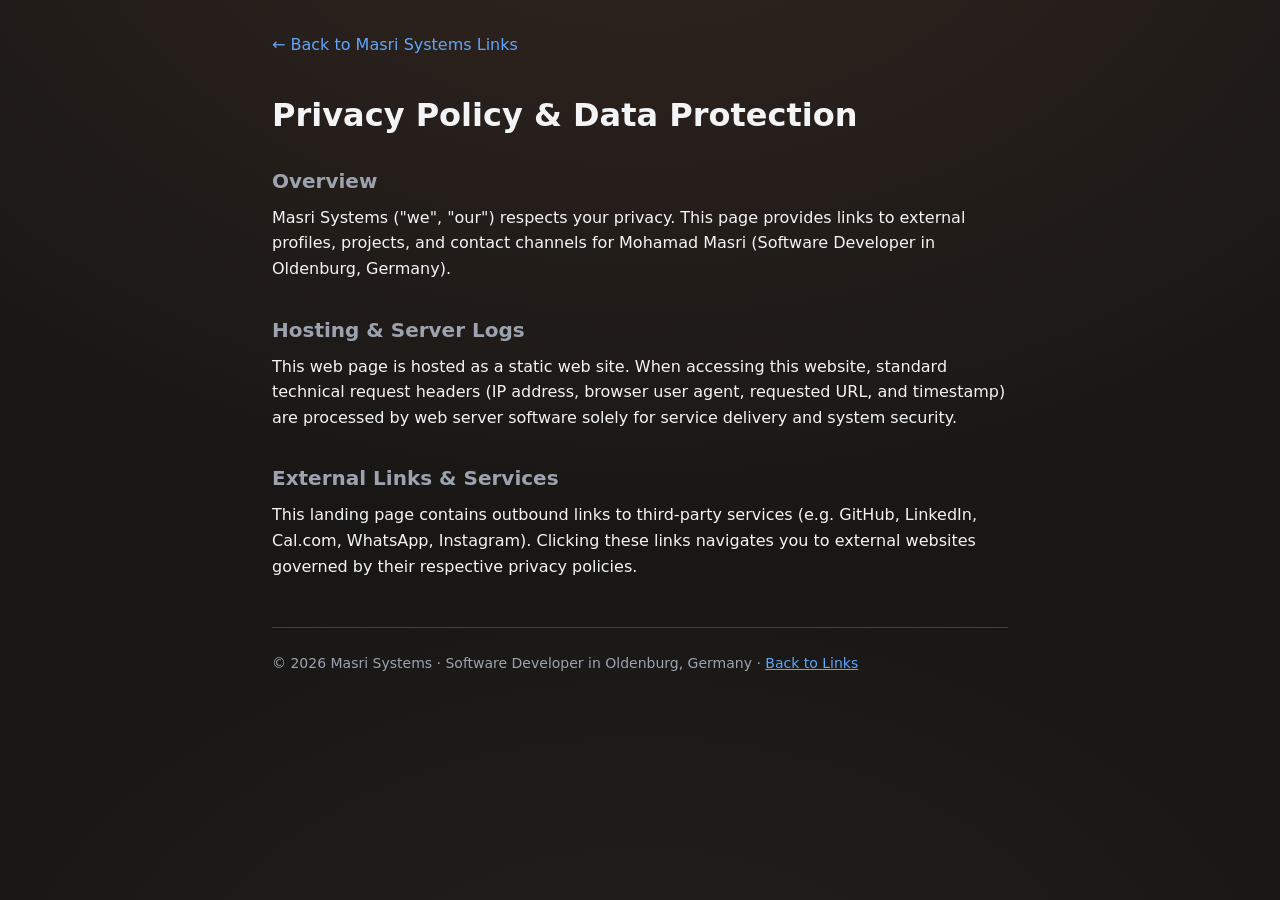
<file: privacy.html>
<!DOCTYPE html>
<html class="theme-auto" lang="en">
  <head>
    <meta charset="utf-8">
    <meta name="viewport" content="width=device-width, initial-scale=1">

    <title>Privacy Policy | Masri Systems</title>
    <link rel="icon" type="image/svg+xml" href="https://masri.uber.space/images/email/logo.svg">
    <link rel="canonical" href="https://links.masrisystems.com/privacy.html">

    <meta name="description" content="Privacy policy and data protection information for Masri Systems links landing page.">
    <meta name="robots" content="noindex, follow">

    <!-- Stylesheets -->
    <link rel="stylesheet" href="css/reset.css">
    <link rel="stylesheet" href="css/style.css?v=10">
    <link rel="stylesheet" href="css/brands.css?v=3">
  </head>

  <body>
    <div class="container-left" role="main" style="padding: 2rem; max-width: 800px; margin: 0 auto; color: #f3f4f6;">
      <div class="column">
        <nav role="navigation" style="margin-bottom: 2rem;">
          <a href="https://links.masrisystems.com/" aria-label="Back to main page" style="color: #60a5fa; text-decoration: none;">← Back to Masri Systems Links</a>
        </nav>

        <h1 style="font-size: 2rem; margin-bottom: 1.5rem;">Privacy Policy & Data Protection</h1>

        <section aria-labelledby="overview-heading" style="margin-bottom: 2rem;">
          <h2 id="overview-heading" style="font-size: 1.25rem; margin-bottom: 0.5rem; color: #9ca3af;">Overview</h2>
          <p>Masri Systems ("we", "our") respects your privacy. This page provides links to external profiles, projects, and contact channels for Mohamad Masri (Software Developer in Oldenburg, Germany).</p>
        </section>

        <section aria-labelledby="hosting-heading" style="margin-bottom: 2rem;">
          <h2 id="hosting-heading" style="font-size: 1.25rem; margin-bottom: 0.5rem; color: #9ca3af;">Hosting & Server Logs</h2>
          <p>This web page is hosted as a static web site. When accessing this website, standard technical request headers (IP address, browser user agent, requested URL, and timestamp) are processed by web server software solely for service delivery and system security.</p>
        </section>

        <section aria-labelledby="external-links-heading" style="margin-bottom: 2rem;">
          <h2 id="external-links-heading" style="font-size: 1.25rem; margin-bottom: 0.5rem; color: #9ca3af;">External Links & Services</h2>
          <p>This landing page contains outbound links to third-party services (e.g. GitHub, LinkedIn, Cal.com, WhatsApp, Instagram). Clicking these links navigates you to external websites governed by their respective privacy policies.</p>
        </section>

        <footer style="margin-top: 3rem; border-top: 1px solid #374151; padding-top: 1.5rem; font-size: 0.875rem; color: #9ca3af;">
          <p>© 2026 Masri Systems · Software Developer in Oldenburg, Germany · <a href="https://links.masrisystems.com/" style="color: #60a5fa; text-decoration: underline;">Back to Links</a></p>
        </footer>
      </div>
    </div>
  </body>
</html>
</file>
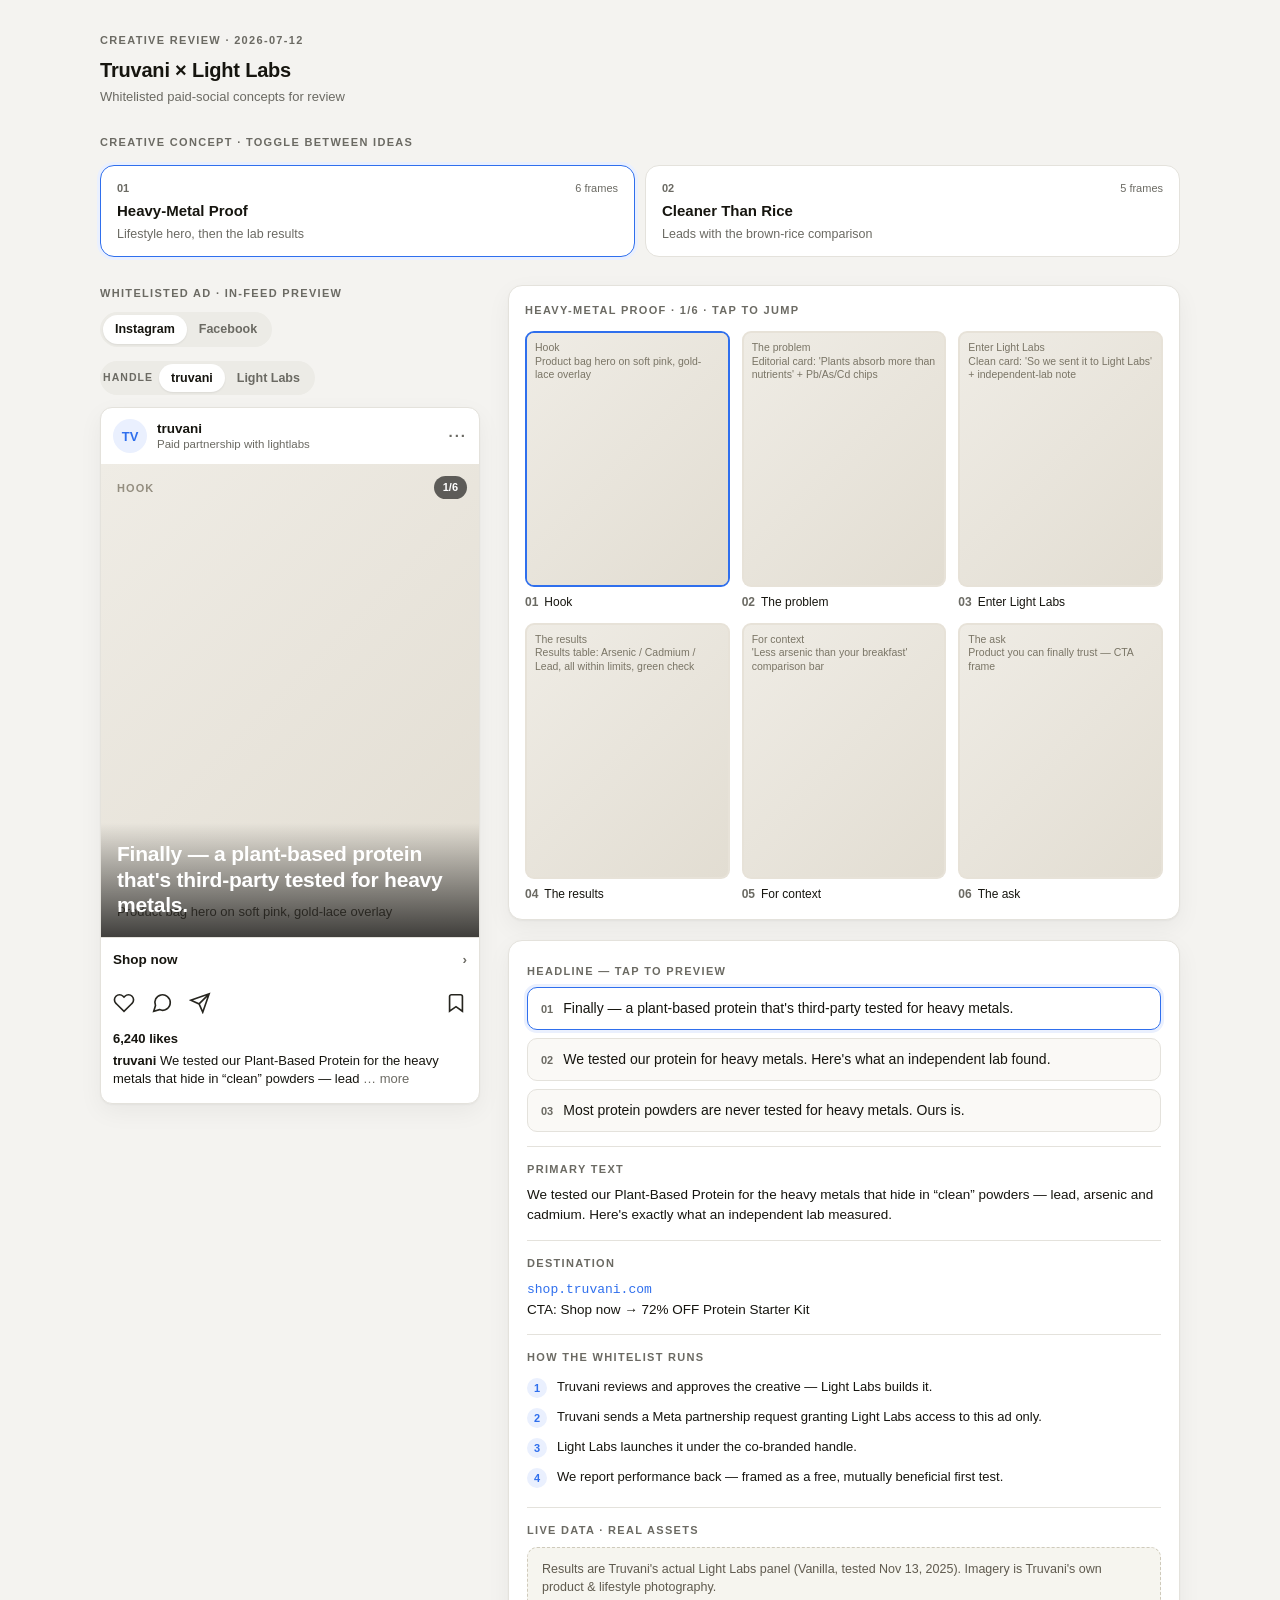
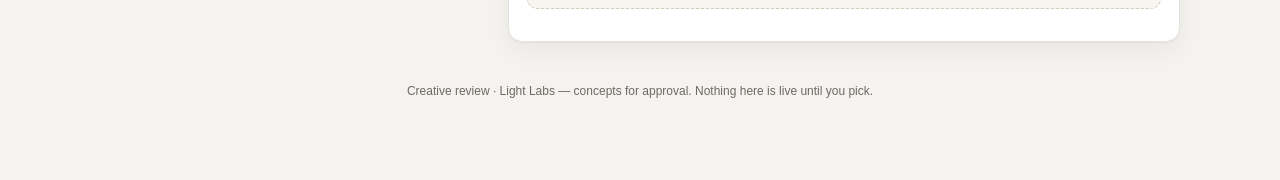
<file: .agents/skills/ad-creative/assets/creative-review-template.html>
<!DOCTYPE html>
<!--
  Creative Review Page — a shareable ad-creative approval artifact.

  HOW TO USE (agents): replace the JSON inside <script id="review-data"> below
  with the real project. Everything else renders from it. The file is
  self-contained — no build, no network, no dependencies. Open it in a browser,
  host it on any static host (Vercel/Netlify/GitHub Pages), or hand off the
  single .html file.

  THE DATA BLOCK IS JSON, NOT JAVASCRIPT:
    - double-quoted keys and strings, no comments, no trailing commas
    - it is inert data (parsed with JSON.parse), so a value can never execute
    - SECURITY: escape every literal "<" in your text values as < so a
      value like "</script>" can never break out of the tag. All values are
      also HTML-escaped again at render time.

  DATA SHAPE — see references/creative-review-page.md for the annotated spec.
  Images: each frame's "image" may be a URL, a relative path, or a data URI.
  If omitted (or the file is missing), a placeholder shows the frame label +
  the image prompt — use this for concepts not yet rendered to image.
-->
<html lang="en">
<head>
<meta charset="utf-8" />
<meta name="viewport" content="width=device-width, initial-scale=1" />
<title>Creative Review</title>
<style>
  :root {
    --bg: #f4f3f0; --card: #ffffff; --ink: #16150f; --muted: #6b6a63;
    --line: #e4e2dc; --accent: #2f6fed; --accent-soft: #eaf0fe;
    --radius: 14px; --shadow: 0 1px 2px rgba(0,0,0,.04), 0 8px 24px rgba(0,0,0,.05);
  }
  * { box-sizing: border-box; }
  body { margin: 0; background: var(--bg); color: var(--ink);
    font: 15px/1.5 -apple-system, BlinkMacSystemFont, "Segoe UI", Roboto, Helvetica, Arial, sans-serif;
    -webkit-font-smoothing: antialiased; }
  .wrap { max-width: 1120px; margin: 0 auto; padding: 32px 20px 80px; }
  .eyebrow { font-size: 11px; font-weight: 700; letter-spacing: .12em; text-transform: uppercase; color: var(--muted); }
  a { color: var(--accent); }

  header.project { margin-bottom: 28px; }
  header.project h1 { font-size: 20px; margin: 6px 0 2px; letter-spacing: -.01em; }
  header.project .sub { color: var(--muted); font-size: 13px; }

  .concepts { display: grid; grid-template-columns: repeat(auto-fit, minmax(210px, 1fr)); gap: 10px; margin: 14px 0 28px; }
  .concept { text-align: left; background: var(--card); border: 1.5px solid var(--line); border-radius: var(--radius);
    padding: 14px 16px; cursor: pointer; transition: border-color .12s, box-shadow .12s; font: inherit; color: inherit; }
  .concept:hover { border-color: #cfcdc6; }
  .concept[aria-selected="true"] { border-color: var(--accent); box-shadow: 0 0 0 3px var(--accent-soft); background: #fff; }
  .concept .row1 { display: flex; align-items: baseline; justify-content: space-between; gap: 8px; }
  .concept .num { font-size: 11px; font-weight: 700; color: var(--muted); }
  .concept .frames { font-size: 11px; color: var(--muted); }
  .concept .name { font-weight: 650; font-size: 15px; margin: 4px 0 3px; }
  .concept .tag { font-size: 12.5px; color: var(--muted); line-height: 1.35; }

  .grid { display: grid; grid-template-columns: minmax(0, 380px) minmax(0, 1fr); gap: 28px; align-items: start; }
  @media (max-width: 860px) { .grid { grid-template-columns: 1fr; } }
  .col-label { margin-bottom: 10px; }

  .toggles { display: flex; flex-wrap: wrap; gap: 14px; margin-bottom: 12px; }
  .seg { display: inline-flex; background: #ecebe6; border-radius: 999px; padding: 3px; }
  .seg button { border: 0; background: transparent; font: inherit; font-size: 12.5px; font-weight: 600; color: var(--muted);
    padding: 5px 12px; border-radius: 999px; cursor: pointer; }
  .seg button[aria-pressed="true"] { background: #fff; color: var(--ink); box-shadow: 0 1px 2px rgba(0,0,0,.08); }
  .seg .lbl { align-self: center; font-size: 10.5px; font-weight: 700; letter-spacing: .1em; text-transform: uppercase; color: var(--muted); margin-right: 6px; }

  .post { background: var(--card); border: 1px solid var(--line); border-radius: 12px; overflow: hidden; box-shadow: var(--shadow); }
  .post .top { display: flex; align-items: center; gap: 10px; padding: 11px 12px; }
  .post .avatar { width: 34px; height: 34px; border-radius: 50%; background: var(--accent-soft); color: var(--accent);
    display: grid; place-items: center; font-weight: 700; font-size: 13px; overflow: hidden; flex: none; }
  .post .avatar img { width: 100%; height: 100%; object-fit: cover; }
  .post .who { line-height: 1.2; }
  .post .who .name { font-weight: 650; font-size: 13.5px; }
  .post .who .partner { font-size: 11.5px; color: var(--muted); }
  .post .dots { margin-left: auto; color: var(--muted); font-weight: 700; letter-spacing: 2px; }
  .frame { position: relative; aspect-ratio: 4/5; background: #ded9d0; display: grid; }
  .frame img { width: 100%; height: 100%; object-fit: cover; grid-area: 1/1; z-index: 1; }
  .frame .ph { grid-area: 1/1; display: flex; flex-direction: column; justify-content: space-between; padding: 16px;
    background: linear-gradient(135deg,#efece5,#e2ddd2); }
  .frame .ph .plabel { font-size: 11px; font-weight: 700; letter-spacing: .1em; text-transform: uppercase; color: #948e80; }
  .frame .ph .pprompt { font-size: 13px; color: #5f5a4e; line-height: 1.4; }
  .frame .badge { position: absolute; top: 12px; left: 12px; z-index: 2; background: rgba(255,255,255,.92);
    font-size: 11.5px; font-weight: 600; padding: 5px 10px; border-radius: 999px; display: flex; align-items: center; gap: 5px; }
  .frame .counter { position: absolute; top: 12px; right: 12px; z-index: 2; background: rgba(0,0,0,.6); color: #fff; font-size: 11px;
    font-weight: 600; padding: 3px 9px; border-radius: 999px; }
  .frame .headline { position: absolute; left: 0; right: 0; bottom: 0; z-index: 2; padding: 18px 16px 20px; color: #fff;
    font-size: 21px; font-weight: 700; line-height: 1.2; letter-spacing: -.01em;
    background: linear-gradient(to top, rgba(0,0,0,.72), rgba(0,0,0,0)); }
  .frame .headline.light { color: var(--ink); background: linear-gradient(to top, rgba(255,255,255,.85), rgba(255,255,255,0)); }

  /* Instagram chrome */
  .ig-cta { display: flex; align-items: center; justify-content: space-between; padding: 12px; border-top: 1px solid var(--line);
    font-weight: 600; font-size: 13.5px; }
  .ig-cta .chev { color: var(--muted); }
  .ig-actions { display: flex; gap: 16px; padding: 10px 12px 2px; color: #26251f; }
  .ig-actions svg { width: 22px; height: 22px; }
  .ig-actions .save { margin-left: auto; }
  .likes { padding: 6px 12px 2px; font-weight: 650; font-size: 13px; }
  .caption { padding: 2px 12px 14px; font-size: 13px; line-height: 1.4; }
  .caption .h { font-weight: 650; }
  .caption .more { color: var(--muted); }

  /* Facebook chrome — link card below image + text actions */
  .fb-card { display: flex; align-items: center; gap: 12px; padding: 12px; background: #f3f4f6; border-top: 1px solid var(--line); }
  .fb-card .meta { min-width: 0; flex: 1; }
  .fb-card .dom { font-size: 11px; letter-spacing: .04em; text-transform: uppercase; color: var(--muted); }
  .fb-card .hl { font-size: 14px; font-weight: 650; line-height: 1.25; margin-top: 2px; overflow: hidden; }
  .fb-card .btn { flex: none; background: #e4e6eb; color: #050505; font-weight: 650; font-size: 12.5px; padding: 8px 14px; border-radius: 7px; }
  .fb-actions { display: flex; padding: 4px 12px; border-top: 1px solid var(--line); }
  .fb-actions span { flex: 1; text-align: center; padding: 8px 0; font-size: 13px; font-weight: 600; color: var(--muted); }

  .board { background: var(--card); border: 1px solid var(--line); border-radius: var(--radius); padding: 16px; box-shadow: var(--shadow); margin-bottom: 20px; }
  .board .frames-grid { display: grid; grid-template-columns: repeat(3, 1fr); gap: 12px; margin-top: 12px; }
  @media (max-width: 480px) { .board .frames-grid { grid-template-columns: repeat(2, 1fr); } }
  .thumb { border: 0; background: transparent; padding: 0; cursor: pointer; text-align: left; font: inherit; color: inherit; }
  .thumb .box { aspect-ratio: 4/5; border-radius: 9px; overflow: hidden; border: 2px solid transparent; background: #e7e2d8;
    display: grid; transition: border-color .12s; }
  .thumb[aria-current="true"] .box { border-color: var(--accent); }
  .thumb .box img { width: 100%; height: 100%; object-fit: cover; grid-area: 1/1; z-index: 1; }
  .thumb .box .mini { grid-area: 1/1; padding: 8px; font-size: 10.5px; color: #7a7566; line-height: 1.3;
    background: linear-gradient(135deg,#efece5,#e2ddd2); overflow: hidden; }
  .thumb .cap { margin-top: 6px; font-size: 12px; }
  .thumb .cap .n { color: var(--muted); font-weight: 700; margin-right: 6px; }

  .copy { background: var(--card); border: 1px solid var(--line); border-radius: var(--radius); padding: 18px; box-shadow: var(--shadow); }
  .copy .block { padding: 14px 0; border-top: 1px solid var(--line); }
  .copy .block:first-of-type { border-top: 0; padding-top: 4px; }
  .headline-opt { display: flex; gap: 10px; align-items: flex-start; width: 100%; text-align: left; font: inherit; color: inherit;
    background: #faf9f6; border: 1.5px solid var(--line); border-radius: 10px; padding: 11px 13px; cursor: pointer; margin-top: 8px; }
  .headline-opt[aria-pressed="true"] { border-color: var(--accent); background: #fff; box-shadow: 0 0 0 3px var(--accent-soft); }
  .headline-opt .n { font-size: 11px; font-weight: 700; color: var(--muted); margin-top: 2px; }
  .headline-opt .t { font-size: 14px; line-height: 1.35; }
  .kv { font-size: 13.5px; line-height: 1.5; }
  .kv .dest { color: var(--accent); font-family: ui-monospace, SFMono-Regular, Menlo, monospace; font-size: 13px; }
  .steps { margin: 8px 0 0; padding: 0; list-style: none; }
  .steps li { display: flex; gap: 10px; padding: 5px 0; font-size: 13px; line-height: 1.4; }
  .steps li .i { flex: none; width: 20px; height: 20px; border-radius: 50%; background: var(--accent-soft); color: var(--accent);
    display: grid; place-items: center; font-size: 11px; font-weight: 700; }
  .grounding { background: #f6f5ef; border: 1px dashed #cfcabb; border-radius: 10px; padding: 12px 14px; font-size: 12.5px; color: #5f5a4e; line-height: 1.45; margin-top: 8px; }
  .err { background: #fbeaea; border: 1px solid #e6b7b7; color: #8a2b2b; border-radius: 10px; padding: 14px 16px; font-size: 13px; }
  footer { margin-top: 40px; text-align: center; font-size: 12px; color: var(--muted); }
</style>
</head>
<body>

<!-- DATA — replace this JSON with your project (see the comment at the top of the file). -->
<script type="application/json" id="review-data">
{
  "project": {
    "brand": "Truvani",
    "agency": "Light Labs",
    "date": "2026-07-12",
    "note": "Whitelisted paid-social concepts for review"
  },
  "platforms": ["instagram", "facebook"],
  "concepts": [
    {
      "name": "Heavy-Metal Proof",
      "tagline": "Lifestyle hero, then the lab results",
      "handles": [
        { "name": "truvani", "partner": "Paid partnership with lightlabs", "initials": "TV" },
        { "name": "Light Labs", "partner": "Paid partnership with truvani", "initials": "LL" }
      ],
      "frames": [
        { "label": "Hook", "prompt": "Product bag hero on soft pink, gold-lace overlay", "headline": "Finally — a plant-based protein that's third-party tested for heavy metals.", "headlineTheme": "dark" },
        { "label": "The problem", "prompt": "Editorial card: 'Plants absorb more than nutrients' + Pb/As/Cd chips" },
        { "label": "Enter Light Labs", "prompt": "Clean card: 'So we sent it to Light Labs' + independent-lab note" },
        { "label": "The results", "prompt": "Results table: Arsenic / Cadmium / Lead, all within limits, green check" },
        { "label": "For context", "prompt": "'Less arsenic than your breakfast' comparison bar" },
        { "label": "The ask", "prompt": "Product you can finally trust — CTA frame", "headline": "Protein you can finally trust." }
      ],
      "headlines": [
        "Finally — a plant-based protein that's third-party tested for heavy metals.",
        "We tested our protein for heavy metals. Here's what an independent lab found.",
        "Most protein powders are never tested for heavy metals. Ours is."
      ],
      "primaryText": "We tested our Plant-Based Protein for the heavy metals that hide in “clean” powders — lead, arsenic and cadmium. Here's exactly what an independent lab measured.",
      "destination": { "url": "shop.truvani.com", "cta": "Shop now", "offer": "72% OFF Protein Starter Kit" },
      "rollout": {
        "title": "How the whitelist runs",
        "steps": [
          "Truvani reviews and approves the creative — Light Labs builds it.",
          "Truvani sends a Meta partnership request granting Light Labs access to this ad only.",
          "Light Labs launches it under the co-branded handle.",
          "We report performance back — framed as a free, mutually beneficial first test."
        ]
      },
      "grounding": "Results are Truvani's actual Light Labs panel (Vanilla, tested Nov 13, 2025). Imagery is Truvani's own product & lifestyle photography."
    },
    {
      "name": "Cleaner Than Rice",
      "tagline": "Leads with the brown-rice comparison",
      "frames": [
        { "label": "Hook", "prompt": "Split visual: brown rice vs protein scoop", "headline": "Your “clean” brown rice protein? Test it.", "headlineTheme": "dark" },
        { "label": "The claim", "prompt": "Stat card comparing arsenic levels" },
        { "label": "The proof", "prompt": "Light Labs results table" },
        { "label": "The context", "prompt": "What the numbers mean, plainly" },
        { "label": "The ask", "prompt": "Starter-kit offer frame", "headline": "Trust the label. Then trust the test." }
      ],
      "headlines": [
        "Your “clean” brown rice protein? Test it.",
        "Brown rice protein is often the worst offender for arsenic. We checked ours.",
        "“Plant-based” doesn't mean “clean.” We have the lab panel to prove ours is."
      ],
      "primaryText": "Brown-rice protein is one of the most common sources of dietary arsenic. So we sent ours to an independent lab. Here's the panel.",
      "destination": { "url": "shop.truvani.com", "cta": "Shop now", "offer": "72% OFF Protein Starter Kit" },
      "grounding": "Comparison figures are from Truvani's Light Labs panel and published dietary-arsenic ranges. No competitor is named."
    }
  ]
}
</script>

<div class="wrap">
  <header class="project" id="project"></header>
  <div class="eyebrow">Creative concept · toggle between ideas</div>
  <div class="concepts" id="concepts" role="tablist"></div>
  <div class="grid">
    <section>
      <div class="eyebrow col-label" id="preview-label">In-feed preview</div>
      <div class="toggles" id="toggles"></div>
      <div class="post" id="post"></div>
    </section>
    <section>
      <div class="board">
        <div class="eyebrow" id="board-label">Storyboard · tap to jump</div>
        <div class="frames-grid" id="frames-grid"></div>
      </div>
      <div class="copy" id="copy"></div>
    </section>
  </div>
  <footer id="footer"></footer>
</div>

<script>
/* ============================================================================
   RENDER — generic; no need to edit when swapping the DATA JSON above.
   ========================================================================== */
const esc = (s) => String(s == null ? "" : s).replace(/[&<>"']/g, c => (
  { "&": "&amp;", "<": "&lt;", ">": "&gt;", '"': "&quot;", "'": "&#39;" }[c]));
const PLATFORMS = { instagram: "Instagram", facebook: "Facebook" };

let DATA;
try {
  DATA = JSON.parse(document.getElementById("review-data").textContent);
} catch (e) {
  document.querySelector(".wrap").innerHTML =
    '<div class="err"><b>Couldn\'t read the review data.</b><br/>The <code>#review-data</code> block must be valid JSON — double-quoted keys and strings, no comments, no trailing commas. Parser said: ' + esc(e.message) + '</div>';
  throw e;
}

const state = { concept: 0, frame: 0, platform: null, handle: 0, headline: 0 };
const concept = () => DATA.concepts[state.concept];

// platforms restricted to the ones we can render; default to first valid
const platformList = () => (DATA.platforms || ["instagram"]).filter(p => PLATFORMS[p]);
state.platform = platformList()[0] || "instagram";

const heart = '<svg viewBox="0 0 24 24" fill="none" stroke="currentColor" stroke-width="1.8"><path d="M20.8 4.6a5.5 5.5 0 0 0-7.8 0L12 5.6l-1-1a5.5 5.5 0 1 0-7.8 7.8l1 1L12 21l7.8-7.6 1-1a5.5 5.5 0 0 0 0-7.8z"/></svg>';
const comment = '<svg viewBox="0 0 24 24" fill="none" stroke="currentColor" stroke-width="1.8"><path d="M21 11.5a8.4 8.4 0 0 1-11.8 7.7L3 21l1.9-6.2A8.4 8.4 0 1 1 21 11.5z"/></svg>';
const share = '<svg viewBox="0 0 24 24" fill="none" stroke="currentColor" stroke-width="1.8"><path d="M22 2 11 13M22 2l-7 20-4-9-9-4 20-7z"/></svg>';
const bookmark = '<svg viewBox="0 0 24 24" fill="none" stroke="currentColor" stroke-width="1.8"><path d="M19 21l-7-5-7 5V5a2 2 0 0 1 2-2h10a2 2 0 0 1 2 2z"/></svg>';

function renderProject() {
  const p = DATA.project || {};
  const line = [p.brand, p.agency && `× ${p.agency}`].filter(Boolean).join(" ");
  document.getElementById("project").innerHTML =
    `<div class="eyebrow">Creative review${p.date ? " · " + esc(p.date) : ""}</div>
     <h1>${esc(line || "Ad creative")}</h1>${p.note ? `<div class="sub">${esc(p.note)}</div>` : ""}`;
  document.getElementById("footer").innerHTML =
    `Creative review${p.agency ? " · " + esc(p.agency) : ""} — concepts for approval. Nothing here is live until you pick.`;
}

function renderConcepts() {
  document.getElementById("concepts").innerHTML = DATA.concepts.map((c, i) => `
    <button class="concept" role="tab" aria-selected="${i === state.concept}" data-i="${i}">
      <div class="row1"><span class="num">${String(i + 1).padStart(2, "0")}</span>
        <span class="frames">${c.frames.length} frame${c.frames.length === 1 ? "" : "s"}</span></div>
      <div class="name">${esc(c.name)}</div>
      <div class="tag">${esc(c.tagline || "")}</div>
    </button>`).join("");
  document.querySelectorAll(".concept").forEach(b =>
    b.onclick = () => { state.concept = +b.dataset.i; state.frame = 0; state.handle = 0; state.headline = 0; renderAll(); });
}

function handles() {
  return concept().handles || [{
    name: DATA.project?.brand || "brand",
    partner: DATA.project?.agency ? "Paid partnership with " + DATA.project.agency.toLowerCase() : "Sponsored",
    initials: (DATA.project?.brand || "AD").slice(0, 2).toUpperCase()
  }];
}

function renderToggles() {
  const plats = platformList(), hs = handles();
  let html = "";
  if (plats.length > 1) {
    html += `<div class="seg" role="group">${plats.map(p =>
      `<button data-plat="${esc(p)}" aria-pressed="${p === state.platform}">${esc(PLATFORMS[p])}</button>`).join("")}</div>`;
  }
  if (hs.length > 1) {
    html += `<div class="seg" role="group"><span class="lbl">Handle</span>${hs.map((h, i) =>
      `<button data-handle="${i}" aria-pressed="${i === state.handle}">${esc(h.name)}</button>`).join("")}</div>`;
  }
  const el = document.getElementById("toggles");
  el.innerHTML = html;
  el.querySelectorAll("[data-plat]").forEach(b => b.onclick = () => { state.platform = b.dataset.plat; renderToggles(); renderPost(); });
  el.querySelectorAll("[data-handle]").forEach(b => b.onclick = () => { state.handle = +b.dataset.handle; renderToggles(); renderPost(); });
  document.getElementById("preview-label").textContent = (hs.length > 1 ? "Whitelisted ad · " : "") + "In-feed preview";
}

// placeholder underneath + image on top; a missing/broken image removes itself → placeholder shows
function frameVisual(f, phCls) {
  const ph = `<div class="${phCls}"><div class="plabel">${esc(f.label)}</div><div class="pprompt">${esc(f.prompt || "")}</div></div>`;
  const img = f.image ? `<img src="${esc(f.image)}" alt="${esc(f.label)}" onerror="this.remove()" />` : "";
  return ph + img;
}

function frameHTML(c, f) {
  const total = c.frames.length;
  const headlineText = state.frame === 0 ? (c.headlines?.[state.headline] || f.headline || "") : (f.headline || "");
  const theme = f.headlineTheme === "light" ? " light" : "";
  return `<div class="frame">
      ${frameVisual(f, "ph")}
      <span class="counter">${state.frame + 1}/${total}</span>
      ${headlineText ? `<div class="headline${theme}">${esc(headlineText)}</div>` : ""}
    </div>`;
}

function renderPost() {
  const c = concept(), f = c.frames[state.frame], h = handles()[state.handle] || handles()[0];
  const dest = c.destination || {};
  const top = `<div class="top">
      <div class="avatar">${h.initials ? esc(h.initials) : ""}</div>
      <div class="who"><div class="name">${esc(h.name)}</div><div class="partner">${esc(h.partner || "Sponsored")}</div></div>
      <div class="dots">···</div>
    </div>`;

  let chrome;
  if (state.platform === "facebook") {
    const domain = dest.url ? esc(dest.url) : "";
    const hl = c.headlines?.[state.headline] || f.headline || dest.offer || "";
    chrome = `<div class="fb-card">
        <div class="meta"><div class="dom">${domain}</div><div class="hl">${esc(hl)}</div></div>
        ${dest.cta ? `<div class="btn">${esc(dest.cta)}</div>` : ""}
      </div>
      <div class="fb-actions"><span>Like</span><span>Comment</span><span>Share</span></div>`;
  } else {
    chrome = `<div class="ig-cta"><span>${esc(dest.cta || "Learn more")}</span><span class="chev">›</span></div>
      <div class="ig-actions">${heart}${comment}${share}<span class="save">${bookmark}</span></div>
      <div class="likes">6,240 likes</div>
      <div class="caption"><span class="h">${esc(h.name)}</span> ${esc((c.primaryText || "").slice(0, 90))}<span class="more"> … more</span></div>`;
  }

  document.getElementById("post").innerHTML = top + frameHTML(c, f) + chrome;
  document.getElementById("board-label").textContent = `${c.name} · ${state.frame + 1}/${c.frames.length} · tap to jump`;
}

function renderBoard() {
  const c = concept();
  document.getElementById("frames-grid").innerHTML = c.frames.map((f, i) => `
    <button class="thumb" aria-current="${i === state.frame}" data-i="${i}">
      <div class="box">${frameVisual(f, "mini")}</div>
      <div class="cap"><span class="n">${String(i + 1).padStart(2, "0")}</span>${esc(f.label)}</div>
    </button>`).join("");
  document.querySelectorAll(".thumb").forEach(b =>
    b.onclick = () => { state.frame = +b.dataset.i; renderPost(); renderBoard(); });
}

function renderCopy() {
  const c = concept(), dest = c.destination || {};
  let html = "";
  if (c.headlines?.length) {
    html += `<div class="block"><div class="eyebrow">Headline — tap to preview</div>${c.headlines.map((h, i) =>
      `<button class="headline-opt" aria-pressed="${i === state.headline}" data-i="${i}">
        <span class="n">${String(i + 1).padStart(2, "0")}</span><span class="t">${esc(h)}</span></button>`).join("")}</div>`;
  }
  if (c.primaryText) html += `<div class="block"><div class="eyebrow">Primary text</div><div class="kv" style="margin-top:8px">${esc(c.primaryText)}</div></div>`;
  if (dest.url || dest.cta) {
    html += `<div class="block"><div class="eyebrow">Destination</div><div class="kv" style="margin-top:8px">
      ${dest.url ? `<span class="dest">${esc(dest.url)}</span><br/>` : ""}
      ${dest.cta ? `CTA: ${esc(dest.cta)}` : ""}${dest.offer ? ` → ${esc(dest.offer)}` : ""}</div></div>`;
  }
  if (c.rollout?.steps?.length) {
    html += `<div class="block"><div class="eyebrow">${esc(c.rollout.title || "How it runs")}</div>
      <ol class="steps">${c.rollout.steps.map((s, i) => `<li><span class="i">${i + 1}</span><span>${esc(s)}</span></li>`).join("")}</ol></div>`;
  }
  if (c.grounding) html += `<div class="block"><div class="eyebrow">Live data · real assets</div><div class="grounding">${esc(c.grounding)}</div></div>`;
  const el = document.getElementById("copy");
  el.innerHTML = html;
  el.querySelectorAll(".headline-opt").forEach(b =>
    b.onclick = () => { state.headline = +b.dataset.i; state.frame = 0; renderPost(); renderBoard(); renderCopy(); });
}

function renderAll() { renderConcepts(); renderToggles(); renderPost(); renderBoard(); renderCopy(); }
renderProject();
renderAll();
</script>
</body>
</html>
</file>
<file: css/style.css>
/*
 * Masri Systems — Links Page
 * Design system derived from rechnung_vorlage.html
 * Glassmorphism · Inter · Dark background
 * v2.0 — Production-ready with FOUC prevention, accessibility, CRO enhancements
 */

/* ── Custom Properties (Derived from masrisystems-app app.css) ── */
:root {
  /* Colors — Warm Dark & Terracotta Claude Palette */
  --color-primary:             #cc785c;
  --color-primary-active:      #a9583e;
  --color-primary-disabled:    #e6dfd8;
  --color-text:                #faf9f5;
  --color-text-muted:          #a09d96;
  --color-bg:                  #181715;
  --color-surface:             #252320;
  --color-border:              rgba(230, 223, 216, 0.14);
  --color-accent:              #cc785c;
  --color-accent-hover:        #a9583e;
  --color-success:             #5db872;
  --color-warning:             #d4a017;
  --color-destructive:         #c64545;

  /* Glass card & surface */
  --glass-bg:                  rgba(37, 35, 32, 0.85);
  --glass-border:              rgba(230, 223, 216, 0.14);
  --glass-blur:                20px;

  /* Typography */
  --font-sans: 'Inter', 'Instrument Sans', ui-sans-serif, system-ui, -apple-system, sans-serif;

  /* Spacing */
  --spacing-xs:  0.5rem;
  --spacing-sm:  0.75rem;
  --spacing-md:  1rem;
  --spacing-lg:  1.5rem;
  --spacing-xl:  2rem;
  --spacing-2xl: 3rem;

  /* Radius */
  --radius-sm:   0.5rem;
  --radius-md:   0.75rem;
  --radius-lg:   1rem;
  --radius-full: 9999px;
}

/* ── FOUC Prevention ────────────────────────────── */
html {
  background-color: #181715;
}

/* ── Base ───────────────────────────────────────── */
body {
  margin: 0;
  padding: 0;
  font-family: var(--font-sans);
  font-size: 1rem;
  font-weight: 400;
  line-height: 1.6;
  color: var(--color-text);
  background-color: var(--color-bg);
  background-image: 
    radial-gradient(ellipse 80% 80% at 50% -20%, rgba(204, 120, 92, 0.15), rgba(24, 23, 21, 0)),
    radial-gradient(ellipse 60% 60% at 50% 120%, rgba(37, 35, 32, 0.8), rgba(24, 23, 21, 0));
  background-attachment: fixed;
  min-height: 100vh;
  -webkit-font-smoothing: antialiased;
  -moz-osx-font-smoothing: grayscale;
}

/* ── Page Layout ────────────────────────────────── */
.page {
  display: flex;
  flex-direction: column;
  align-items: center;
  justify-content: flex-start;
  min-height: 100vh;
  padding: var(--spacing-2xl) var(--spacing-md) 6.5rem;
}

/* ── Glass Card ─────────────────────────────────── */
.card {
  width: 100%;
  max-width: 420px;
  background: var(--glass-bg);
  border: 1px solid var(--glass-border);
  border-radius: var(--radius-lg);
  backdrop-filter: blur(var(--glass-blur));
  -webkit-backdrop-filter: blur(var(--glass-blur));
  padding: var(--spacing-2xl) var(--spacing-xl);
  text-align: center;
  animation: cardFadeIn 0.6s ease-out;
}

@keyframes cardFadeIn {
  from { opacity: 0; transform: translateY(20px); }
  to   { opacity: 1; transform: translateY(0); }
}

/* ── Header / Profile ──────────────────────────── */
.profile {
  margin-bottom: var(--spacing-xl);
}

.logo {
  width: 64px;
  height: 64px;
  margin: 0 auto var(--spacing-lg);
  display: flex;
  align-items: center;
  justify-content: center;
  border-radius: var(--radius-md);
  background: var(--glass-bg);
  border: 1px solid var(--glass-border);
  backdrop-filter: blur(8px);
  -webkit-backdrop-filter: blur(8px);
  padding: 10px;
  animation: logoFloat 4s ease-in-out infinite;
  transition: transform 0.3s ease, box-shadow 0.3s ease;
}

@keyframes logoFloat {
  0%, 100% { transform: translateY(0); }
  50%      { transform: translateY(-8px); }
}

.logo:hover {
  transform: scale(1.08);
  box-shadow: 0 4px 24px hsla(0, 0%, 100%, 0.06);
}

.logo img {
  width: 100%;
  height: 100%;
  object-fit: contain;
}

.profile h1 {
  font-size: 1.75rem;
  font-weight: 700;
  letter-spacing: -0.02em;
  line-height: 1.2;
  margin: 0 0 var(--spacing-xs);
  color: var(--color-text);
}

.profile .subtitle {
  font-size: 0.875rem;
  color: var(--color-text-muted);
  margin: 0 0 var(--spacing-sm);
  font-weight: 400;
}

.profile .contact-info {
  font-size: 0.75rem;
  color: var(--color-text-muted);
  line-height: 1.8;
}

.profile .contact-info a {
  color: var(--color-text-muted);
  text-decoration: none;
  transition: color 0.2s ease;
}

.profile .contact-info a:hover,
.profile .contact-info a:focus-visible {
  color: var(--color-text);
}

/* ── Availability Badge ─────────────────────────── */
.availability-badge {
  display: inline-flex;
  align-items: center;
  gap: 0.4rem;
  padding: 0.3rem 0.85rem;
  font-size: 0.7rem;
  font-weight: 600;
  letter-spacing: 0.03em;
  text-transform: uppercase;
  color: var(--color-success);
  border: 1px solid hsla(142, 71%, 45%, 0.25);
  border-radius: var(--radius-full);
  background: hsla(142, 71%, 45%, 0.08);
  margin-top: var(--spacing-md);
}

.availability-badge .pulse-dot {
  width: 6px;
  height: 6px;
  border-radius: 50%;
  background: var(--color-success);
  animation: pulse 2s ease-in-out infinite;
}

@keyframes pulse {
  0%, 100% { opacity: 1; transform: scale(1); }
  50%      { opacity: 0.5; transform: scale(0.8); }
}

/* ── Divider ────────────────────────────────────── */
.divider {
  width: 60px;
  height: 1px;
  background: var(--glass-border);
  margin: 0 auto var(--spacing-xl);
  border: none;
}

/* ── Section Labels ─────────────────────────────── */
.section-label {
  display: block;
  font-size: 0.6875rem;
  font-weight: 600;
  letter-spacing: 0.08em;
  text-transform: uppercase;
  color: var(--color-text-muted);
  margin-bottom: var(--spacing-sm);
  text-align: left;
}

/* ── Buttons / Links ────────────────────────────── */
.button-stack {
  display: flex;
  flex-direction: column;
  gap: var(--spacing-sm);
}

.button {
  display: inline-flex;
  align-items: center;
  justify-content: center;
  width: 100%;
  min-height: 48px;
  padding: 0.7rem 1rem;
  font-size: 0.9375rem;
  font-weight: 600;
  font-family: var(--font-sans);
  text-decoration: none;
  white-space: normal;
  word-break: break-word;
  background-color: var(--button-background, var(--glass-bg));
  color: var(--button-text, var(--color-text));
  border: var(--button-border, 1px solid var(--glass-border));
  border-radius: var(--radius-md);
  cursor: pointer;
  box-sizing: border-box;
  line-height: 1.3;
  text-align: center;
  transition: filter 0.2s ease, transform 0.2s ease, box-shadow 0.2s ease;

  /* Staggered animation */
  opacity: 0;
  transform: translateY(30px);
  animation: buttonSlideIn 0.8s cubic-bezier(0.25, 1, 0.5, 1) both;
}

@keyframes buttonSlideIn {
  0% {
    opacity: 0;
    transform: translateY(30px);
  }
  100% {
    opacity: 1;
    transform: translateY(0);
  }
}

.button:hover {
  filter: brightness(1.15);
  transform: translateY(-3px) scale(1.02);
  box-shadow: 0 8px 24px hsla(0, 0%, 0%, 0.4);
  color: var(--button-text, var(--color-text));
  text-decoration: none;
}

.button:active {
  transform: translateY(0);
  filter: brightness(0.95);
}

.button:focus-visible {
  outline: 2px solid var(--color-accent);
  outline-offset: 2px;
}

/* ── Button Group Separator ─────────────────────── */
.button-group-separator {
  height: var(--spacing-sm);
}

/* ── Button Icons ───────────────────────────────── */
.icon {
  width: 1.2rem;
  height: 1.2rem;
  margin-right: 0.5rem;
  flex-shrink: 0;
  filter: var(--icon-filter, none);
}

/* ── Social Proof / Trust Badge ─────────────────── */
.trust-section {
  margin-top: var(--spacing-xl);
  padding: var(--spacing-lg);
  border-radius: var(--radius-md);
  background: var(--glass-bg);
  border: 1px solid var(--glass-border);
  backdrop-filter: blur(8px);
  -webkit-backdrop-filter: blur(8px);
}

.trust-title {
  font-size: 0.6875rem;
  font-weight: 600;
  letter-spacing: 0.08em;
  text-transform: uppercase;
  color: var(--color-text-muted);
  margin-bottom: var(--spacing-md);
}

.trust-stats {
  display: flex;
  justify-content: space-around;
  gap: var(--spacing-md);
}

.trust-stat {
  text-align: center;
}

.trust-stat .stat-value {
  display: block;
  font-size: 1.5rem;
  font-weight: 700;
  color: var(--color-text);
  line-height: 1.2;
}

.trust-stat .stat-label {
  display: block;
  font-size: 0.6875rem;
  color: var(--color-text-muted);
  margin-top: 0.2rem;
}

/* ── Footer ─────────────────────────────────────── */
.footer {
  margin-top: var(--spacing-xl);
  padding-top: var(--spacing-lg);
  border-top: 1px solid var(--glass-border);
  text-align: center;
}

.footer .email-link {
  display: inline-flex;
  align-items: center;
  gap: 0.4rem;
  font-size: 0.8125rem;
  font-weight: 500;
  color: var(--color-accent);
  text-decoration: none;
  transition: color 0.2s ease, transform 0.2s ease;
}

.footer .email-link:hover,
.footer .email-link:focus-visible {
  color: var(--color-accent-hover);
  transform: translateY(-1px);
}

.footer .email-icon {
  width: 14px;
  height: 14px;
  opacity: 0.8;
}

.footer .copyright {
  font-size: 0.6875rem;
  color: var(--color-text-muted);
  margin-top: var(--spacing-sm);
  opacity: 0.6;
}

.footer .copyright a {
  color: var(--color-text-muted);
  text-decoration: none;
  transition: color 0.2s ease;
}

.footer .copyright a:hover,
.footer .copyright a:focus-visible {
  color: var(--color-text);
}

/* ── Sticky CTA ─────────────────────────────────── */
.sticky-cta {
  position: fixed;
  bottom: 0;
  left: 0;
  right: 0;
  z-index: 50;
  padding: var(--spacing-sm) var(--spacing-md);
  background: #ffff;
  backdrop-filter: blur(12px);
  -webkit-backdrop-filter: blur(12px);
  border-top: 1px solid var(--glass-border);
  display: flex;
  align-items: center;
  justify-content: center;
  gap: var(--spacing-sm);
  transform: translateY(100%);
  transition: transform 0.35s ease;
}

.sticky-cta.visible {
  transform: translateY(0);
}

.sticky-cta-button {
  display: inline-flex;
  align-items: center;
  gap: 0.4rem;
  padding: 0.6rem 1.5rem;
  font-family: var(--font-sans);
  font-size: 0.875rem;
  font-weight: 600;
  color: #fff;
  background: var(--color-accent);
  border: none;
  border-radius: var(--radius-sm);
  text-decoration: none;
  cursor: pointer;
  transition: background 0.2s ease, transform 0.2s ease;
}

.sticky-cta-button:hover,
.sticky-cta-button:focus-visible {
  background: var(--color-accent-hover);
  transform: translateY(-1px);
}

.sticky-cta-text {
  font-size: 0.8125rem;
  color: var(--color-text-muted);
  display: none;
}

/* ── Loading State ──────────────────────────────── */
.loading-placeholder {
  display: flex;
  flex-direction: column;
  align-items: center;
  justify-content: center;
  min-height: 240px;
}

.loading-logo {
  width: 64px;
  height: 64px;
  animation: loadingPulse 1.8s ease-in-out infinite;
}

@keyframes loadingPulse {
  0%, 100% {
    transform: scale(0.9);
    opacity: 0.4;
  }
  50% {
    transform: scale(1.05);
    opacity: 0.95;
  }
}

/* ── Skip Link (Accessibility) ──────────────────── */
.skip-link {
  position: absolute;
  top: -100%;
  left: 0;
  z-index: 100;
  padding: var(--spacing-sm) var(--spacing-md);
  background: var(--color-accent);
  color: #fff;
  text-decoration: none;
  font-weight: 600;
  font-size: 0.875rem;
  border-radius: 0 0 var(--radius-sm) 0;
  transition: top 0.2s ease;
}

.skip-link:focus {
  top: 0;
}

/* ── Responsive ─────────────────────────────────── */
@media (max-width: 480px) {
  .card {
    padding: var(--spacing-xl) var(--spacing-lg);
    border-radius: var(--radius-md);
  }

  .profile h1 {
    font-size: 1.5rem;
  }

  .page {
    padding: var(--spacing-lg) var(--spacing-sm) 6.5rem;
  }

  .trust-stats {
    flex-direction: column;
    gap: var(--spacing-sm);
  }

  .sticky-cta-text {
    display: none;
  }
}

@media (min-width: 481px) {
  .sticky-cta-text {
    display: inline;
  }
}

@media (min-width: 481px) and (max-width: 768px) {
  .card {
    max-width: 440px;
  }
}

@media (min-width: 769px) {
  .page {
    justify-content: center;
    padding-bottom: 6.5rem;
  }
}

/* ----------------------------------------------
 * User Animations
 * ---------------------------------------------- */

.heartbeat {
	-webkit-animation: heartbeat 1.5s ease-in-out infinite both;
	        animation: heartbeat 1.5s ease-in-out infinite both;
}

@-webkit-keyframes heartbeat {
  from {
    -webkit-transform: scale(1);
            transform: scale(1);
    -webkit-transform-origin: center center;
            transform-origin: center center;
    -webkit-animation-timing-function: ease-out;
            animation-timing-function: ease-out;
  }
  10% {
    -webkit-transform: scale(0.91);
            transform: scale(0.91);
    -webkit-animation-timing-function: ease-in;
            animation-timing-function: ease-in;
  }
  17% {
    -webkit-transform: scale(0.98);
            transform: scale(0.98);
    -webkit-animation-timing-function: ease-out;
            animation-timing-function: ease-out;
  }
  33% {
    -webkit-transform: scale(0.87);
            transform: scale(0.87);
    -webkit-animation-timing-function: ease-in;
            animation-timing-function: ease-in;
  }
  45% {
    -webkit-transform: scale(1);
            transform: scale(1);
    -webkit-animation-timing-function: ease-out;
            animation-timing-function: ease-out;
  }
}
@keyframes heartbeat {
  from {
    -webkit-transform: scale(1);
            transform: scale(1);
    -webkit-transform-origin: center center;
            transform-origin: center center;
    -webkit-animation-timing-function: ease-out;
            animation-timing-function: ease-out;
  }
  10% {
    -webkit-transform: scale(0.91);
            transform: scale(0.91);
    -webkit-animation-timing-function: ease-in;
            animation-timing-function: ease-in;
  }
  17% {
    -webkit-transform: scale(0.98);
            transform: scale(0.98);
    -webkit-animation-timing-function: ease-out;
            animation-timing-function: ease-out;
  }
  33% {
    -webkit-transform: scale(0.87);
            transform: scale(0.87);
    -webkit-animation-timing-function: ease-in;
            animation-timing-function: ease-in;
  }
  45% {
    -webkit-transform: scale(1);
            transform: scale(1);
    -webkit-animation-timing-function: ease-out;
            animation-timing-function: ease-out;
  }
}

.focus-in-expand {
	-webkit-animation: focus-in-expand 0.8s cubic-bezier(0.250, 0.460, 0.450, 0.940) both;
	        animation: focus-in-expand 0.8s cubic-bezier(0.250, 0.460, 0.450, 0.940) both;
}

@-webkit-keyframes focus-in-expand {
  0% {
    letter-spacing: -0.5em;
    -webkit-filter: blur(12px);
            filter: blur(12px);
    opacity: 0;
  }
  100% {
    -webkit-filter: blur(0px);
            filter: blur(0px);
    opacity: 1;
  }
}
@keyframes focus-in-expand {
  0% {
    letter-spacing: -0.5em;
    -webkit-filter: blur(12px);
            filter: blur(12px);
    opacity: 0;
  }
  100% {
    -webkit-filter: blur(0px);
            filter: blur(0px);
    opacity: 1;
  }
}
</file>
<file: css/brands.css>
/*
* LittleLink Button Styles
* https://littlelink.io
* Free to use under the MIT license
* http://www.opensource.org/licenses/mit-license.php
*/

/* Brand Button Base Styles
–––––––––––––––––––––––––––––––––––––––––––––––––– */
/* Only include brand-specific button styling here */
.button,button {
  color:var(--button-text,#000000);
  background-color:var(--button-background,transparent);
	border:var(--button-border,none);
	transition:filter 0.2s ease,transform 0.2s ease;
}

/* Global Button Hover Effect
–––––––––––––––––––––––––––––––––––––––––––––––––– */
.button:hover,button:hover {
	filter:brightness(90%);
	transform:translateY(-1px);
}

/* Button Icons
–––––––––––––––––––––––––––––––––––––––––––––––––– */
.icon {
	filter:var(--icon-filter,none);
}

/* Brand-Specific Styles
–––––––––––––––––––––––––––––––––––––––––––––––––– */

/* Default — Masri Systems Terracotta Brand */
.button.button-default {
	--button-text:#ffffff;
	--button-background:#cc785c;
	--button-border:1px solid rgba(230, 223, 216, 0.2);
}

/* Amazon */
.button-amazon {
	--button-text:#000000;
	--button-background:#FFFFFF;
	--button-border:1px solid #212121;
}

/* Amazon Music */
.button-amazon-music {
	--button-text:#000000;
	--button-background:#25D1DA;
}

/* Apple App Store */
.button-appstore {
	--button-text:#FFFFFF;
	--button-background:#000000;
	--button-border:1px solid #FFFFFF;
}

/* Apple Invites */
.button-invites {
	--button-text:#FFFFFF;
	--button-background:#000000;
	--button-border:1px solid #FFFFFF;
}

/* Apple Music */
.button-apple-music {
	--button-text:#ffffff;
	--button-background:#000000;
	--button-border:1px solid #FFFFFF;
}

/* Apple Music Alt */
.button-apple-music-alt {
	--button-text:#ffffff;
	background-image:linear-gradient(to bottom,#FB5C74,#FA233B);
}

/* Apple Podcasts */
.button-apple-podcasts {
	--button-text:#ffffff;
	--button-background:#000000;
	--button-border:1px solid #FFFFFF;
}

/* Apple Podcasts Alt */
.button-apple-podcasts-alt {
	--button-text:#ffffff;
	background-image:linear-gradient(to bottom,#F452FF,#832BC1);
}

/* Bandcamp */
.button-bandcamp {
	--button-text:#ffffff;
	--button-background:#1d9fc3;
}

/* Behance */
.button-behance {
	--button-text:#ffffff;
	--button-background:#0057FF;
  --button-border:1px solid #FFFFFF;
}

/* Bluesky */
.button-bluesky {
	--button-text:#FFFFFF;
	--button-background:#1185FE;
}

/* Bluesky Alt */
.button-bluesky-alt {
	--button-text:#000000;
	--button-background:#FFFFFF;
	--button-border:1px solid #000000;
}

/* Buy Me a Coffee */
.button-coffee {
	--button-text:#000000;
	--button-background:#ffdd00;
}

/* Cal.com */
.button-cal {
	--button-text:#FFFFFF;
	--button-background:#292929;
	--button-border:1px solid #FFFFFF;
}

/* Calendly */
.button-calendly {
	--button-text:#FFFFFF;
	--button-background:#006BFF;
}

/* Cash App */
.button-cash-app {
	--button-text:#ffffff;
	background-image:linear-gradient(to bottom,#00d64b,#00c244);
}

/* dev.to */
.button-dev-to {
	--button-text:#000000;
	--button-background:#f5f5f5;
	--button-border:1px solid #212121;
}

/* Discogs */
.button-discogs {
	--button-text:#000000;
	--button-background:#FFFFFF;
	--button-border:1px solid #000000;
}

/* Discogs Alt */
.button-discogs-alt {
	--button-text:#FFFFFF;
	--button-background:#000000;
	--button-border:1px solid #FFFFFF;
}

/* Discord */
.button-discord {
	--button-text:#ffffff;
	--button-background:#5865F2;
}

/* Dribbble */
.button-dribbble {
	--button-text:#000000;
	--button-background:#FFFFFF;
	--button-border:1px solid #212121;
}

/* Etsy */
.button-etsy {
	--button-text:#ffffff;
	--button-background:#F45800;
}

/* Facebook */
.button-faceb {
	--button-text:#ffffff;
	--button-background:#0866FF;
}

/* Facebook Messenger */
.button-messenger {
	--button-text:#ffffff;
	--button-background:#0866FF;
}

/* Figma */
.button-figma {
	--button-text:#ffffff;
	--button-background:#000000;
	--button-border:1px solid #FFFFFF;
}

/* Fiverr */
.button-fiverr {
	--button-text:#ffffff;
	--button-background:#1DBF73;
}

/* Flickr */
.button-flickr {
	--button-text:#ffffff;
	--button-background:#000000;
	--button-border:1px solid #FFFFFF;
}

/* GitHub */
.button-github {
	--button-text:#ffffff;
	--button-background:#000000;
	--button-border:1px solid #FFFFFF;
}

/* GitLab */
.button-gitlab {
	--button-text:#ffffff;
	--button-background:#6151b2;
}

/* GoFundMe */
.button-gofundme {
	--button-text:#ffffff;
	--button-background:#02A95C;
}

/* Goodreads */
.button-goodreads {
	--button-text:#333333;
	--button-background:#f3f1e6;
	--button-border:1px solid #212121;
}
/* Google */
.button-google {
	--button-text:#3c4043;
	--button-background:#ffffff;
	--button-border:1px solid #dadce0;
}

/* Google Black */
.button-google-black {
	--button-text:#FFFFFF;
	--button-background:#000000;
	--button-border:1px solid #FFFFFF;
}

/* Google Play Store */
.button-playstore {
	--button-text:#FFFFFF;
	--button-background:#000000;
	--button-border:1px solid #FFFFFF;
}

/* Google Scholar */
.button-google-scholar {
	--button-text:#000000;
	--button-background:#FFFFFF;
	--button-border:1px solid #212121;
}

/* Hashnode */
.button-hashnode {
	--button-text:#000000;
	--button-background:#ffffff;
	--button-border:1px solid #212121;
}

/* Instagram */
.button-instagram {
	--button-text:#ffffff;
	background-image:linear-gradient(-135deg,#1400c8,#b900b4,#f50000);
}

/* Kick */
.button-kick {
	--button-text:#ffffff;
	--button-background:#000000;
	--button-border:1px solid #ffffff;
}

/* Kick Alt */
.button-kick-alt {
	--button-text:#000000;
	--button-background:#01e701;
}

/* Kickstarter */
.button-kickstarter {
	--button-text:#ffffff;
	--button-background:#05ce78;
}

/* Kit */
.button-kit {
	--button-text:#ffffff;
	--button-background:#000000;
	--button-border:1px solid #FFFFFF;
}

/* Ko-fi */
.button-ko-fi {
	--button-text:#ffffff;
	--button-background:#000000;
  --button-border:1px solid #FFFFFF;
}

/* Last.fm */
.button-last-fm {
	--button-text:#ffffff;
	--button-background:#D51007;
}

/* Letterboxd */
.button-letterboxd {
	--button-text:#ffffff;
	--button-background:#2c3440;
	--button-border:1px solid #FFFFFF;
}

/* Line */
.button-line {
	--button-text:#FFFFFF;
	--button-background:#06C755;
}

/* LinkedIn */
.button-linked {
	--button-text:#ffffff;
	--button-background:#2867b2;
}

/* Mailchimp */
.button-mailchimp {
	--button-text:#000000;
	--button-background:#FFE01B;
}

/* Mastodon */
.button-mastodon {
	--button-text:#ffffff;
	--button-background:#17063B;
	--button-border:1px solid #FFFFFF;
}

/* Matrix */
.button-matrix {
	--button-text:#000000;
	--button-background:#ffffff;
	--button-border:1px solid #000000;
}

/* Meetup */
.button-meetup {
	--button-text:#000000;
	--button-background:#ffffff;
	--button-border:1px solid #000000;
}

/* Meetup Alt */
.button-meetup-alt {
	--button-text:#ffffff;
	--button-background:#ED1C40;
}

/* Medium */
.button-medium {
	--button-text:#ffffff;
	--button-background:#000000;
	--button-border:1px solid #FFFFFF;
}

/* Microsoft */
.button-microsoft {
	--button-text:#ffffff;
	--button-background:#000000;
	--button-border:1px solid #FFFFFF;
}

/* Notion */
.button-notion {
	--button-text:#000000;
	--button-background:#ffffff;
	--button-border:1px solid #212121;
}

/* Obsidian */
.button.button-obsidian {
	--button-text:#ffffff;
	--button-background:#262626;
	--button-border:1px solid #ffffff;
}

/* OnlyFans */
.button-onlyfans {
	--button-text:#ffffff;
	--button-background:#00AEEF;
}

/* Patreon */
.button-patreon {
	--button-text:#ffffff;
	--button-background:#000000;
	--button-border:1px solid #FFFFFF;
}

/* PayPal */
.button-paypal {
	--button-text:#ffffff;
	--button-background:#002991;
  --button-border:1px solid #FFFFFF;
}

/* Pinterest */
.button-pinterest {
	--button-text:#000000;
	--button-background:#ffffff;
	--button-border:1px solid #212121;
}

/* Product Hunt */
.button-product-hunt {
	--button-text:#000000;
	--button-background:#ffffff;
	--button-border:1px solid #212121;
}

/* Reddit */
.button-reddit {
	--button-text:#FFFFFF;
	--button-background:#FF4500;
}

/* Shop */
.button-shop {
	--button-text:#ffffff;
	--button-background:#5A31F4;
}

/* Signal */
.button-signal {
	--button-text:#ffffff;
	--button-background:#3B45FD;
}

/* Signal Alt */
.button-signal-alt {
	--button-text:#3B45FD;
	--button-background:#E3E8FE;
	--button-border:1px solid #000000;
}

/* Slack */
.button-slack {
	--button-text:#000000;
	--button-background:#FFFFFF;
	--button-border:1px solid #212121;
}

/* Snapchat */
.button-snapchat {
	--button-text:#000000;
	--button-background:#fffc00;
}

/* SoundCloud */
.button-soundcloud {
	--button-text:#ffffff;
	--button-background:#ff5500;
}

/* Spotify */
.button-spotify {
	--button-text:#191414;
	--button-background:#1db954;
}

/* Spotify Alt */
.button-spotify-alt {
	--button-text:#FFFFFF;
	--button-background:#191414;
	--button-border:1px solid #FFFFFF;
}

/* Square */
.button-square {
	--button-text:#FFFFFF;
	--button-background:#006AFF;
}

/* Stack Overflow */
.button-stack-overflow {
	--button-text:#000000;
	--button-background:#FFFFFF;
	--button-border:1px solid #000000;
}

/* Steam */
.button-steam {
	--button-text:#ffffff;
	background-image:linear-gradient(90deg,#08BBFF,#2B75FF);
}

/* Steam Alt */
.button-steam-alt {
	--button-text:#ffffff;
	background-image:linear-gradient(90deg,#09172a,#072a57,#0c5085);
	--button-border:1px solid #FFFFFF;
}

/* Strava */
.button-strava {
	--button-text:#ffffff;
	--button-background:#fc5200;
}

/* Substack */
.button-substack {
	--button-text:#ffffff;
	--button-background:#FF6719;
}

/* Telegram */
.button-telegram {
	--button-text:#ffffff;
	--button-background:#3faee8;
}

/* Threads */
.button-threads {
	--button-text:#FFFFFF;
	--button-background:#000000;
	--button-border:1px solid #FFFFFF;
}

/* Threema */
.button-threema {
	--button-text:#000000;
	--button-background:#3fe669;
}

/* TikTok */
.button-tiktok {
	--button-text:#ffffff;
	--button-background:#000000;
	--button-border:1px solid #FFFFFF;
}

/* Trello */
.button-trello {
	--button-text:#ffffff;
	--button-background:#0065ff;
}

/* Tumblr */
.button-tumb {
	--button-text:#ffffff;
	--button-background:#131313;
	--button-border:1px solid #FFFFFF;
}

/* Twitch */
.button-twitch {
	--button-text:#ffffff;
	--button-background:#9146ff;
}

/* Unsplash */
.button-unsplash {
	--button-text:#000000;
	--button-background:#ffffff;
	--button-border:1px solid #212121;
}

/* Venmo */
.button-venmo {
	--button-text:#ffffff;
	--button-background:#008CFF;
}

/* Vimeo */
.button-vimeo {
	--button-text:#ffffff;
	--button-background:#1ab7ea;
}

/* VSCO */
.button-vsco {
	--button-text:#FFFFFF;
	--button-background:#000000;
	--button-border:1px solid #FFFFFF;
}

/* WhatsApp */
.button-whatsapp {
	--button-text:#ffffff;
	--button-background:#455a64;
}

/* WordPress */
.button-wordpress {
	--button-text:#ffffff;
	--button-background:#3858E9;
}

/* X */
.button-x {
	--button-text:#FFFFFF;
	--button-background:#000000;
	--button-border:1px solid #FFFFFF;
}

/* YouTube */
.button-yt {
	--button-text:#ffffff;
	--button-background:#282828;
	--button-border:1px solid #FFFFFF;
}

/* YouTube Alt */
.button-yt-alt {
	--button-text:#ffffff;
	--button-background:#FF0000;
}

/* Zoom */
.button-zoom {
	--button-text:#ffffff;
	--button-background:#0B5CFF;
  --button-border:1px solid #FFFFFF;
}

/* Upwork */
.button-upwork {
	--button-text:#ffffff;
	--button-background:#14a800;
}
</file>
